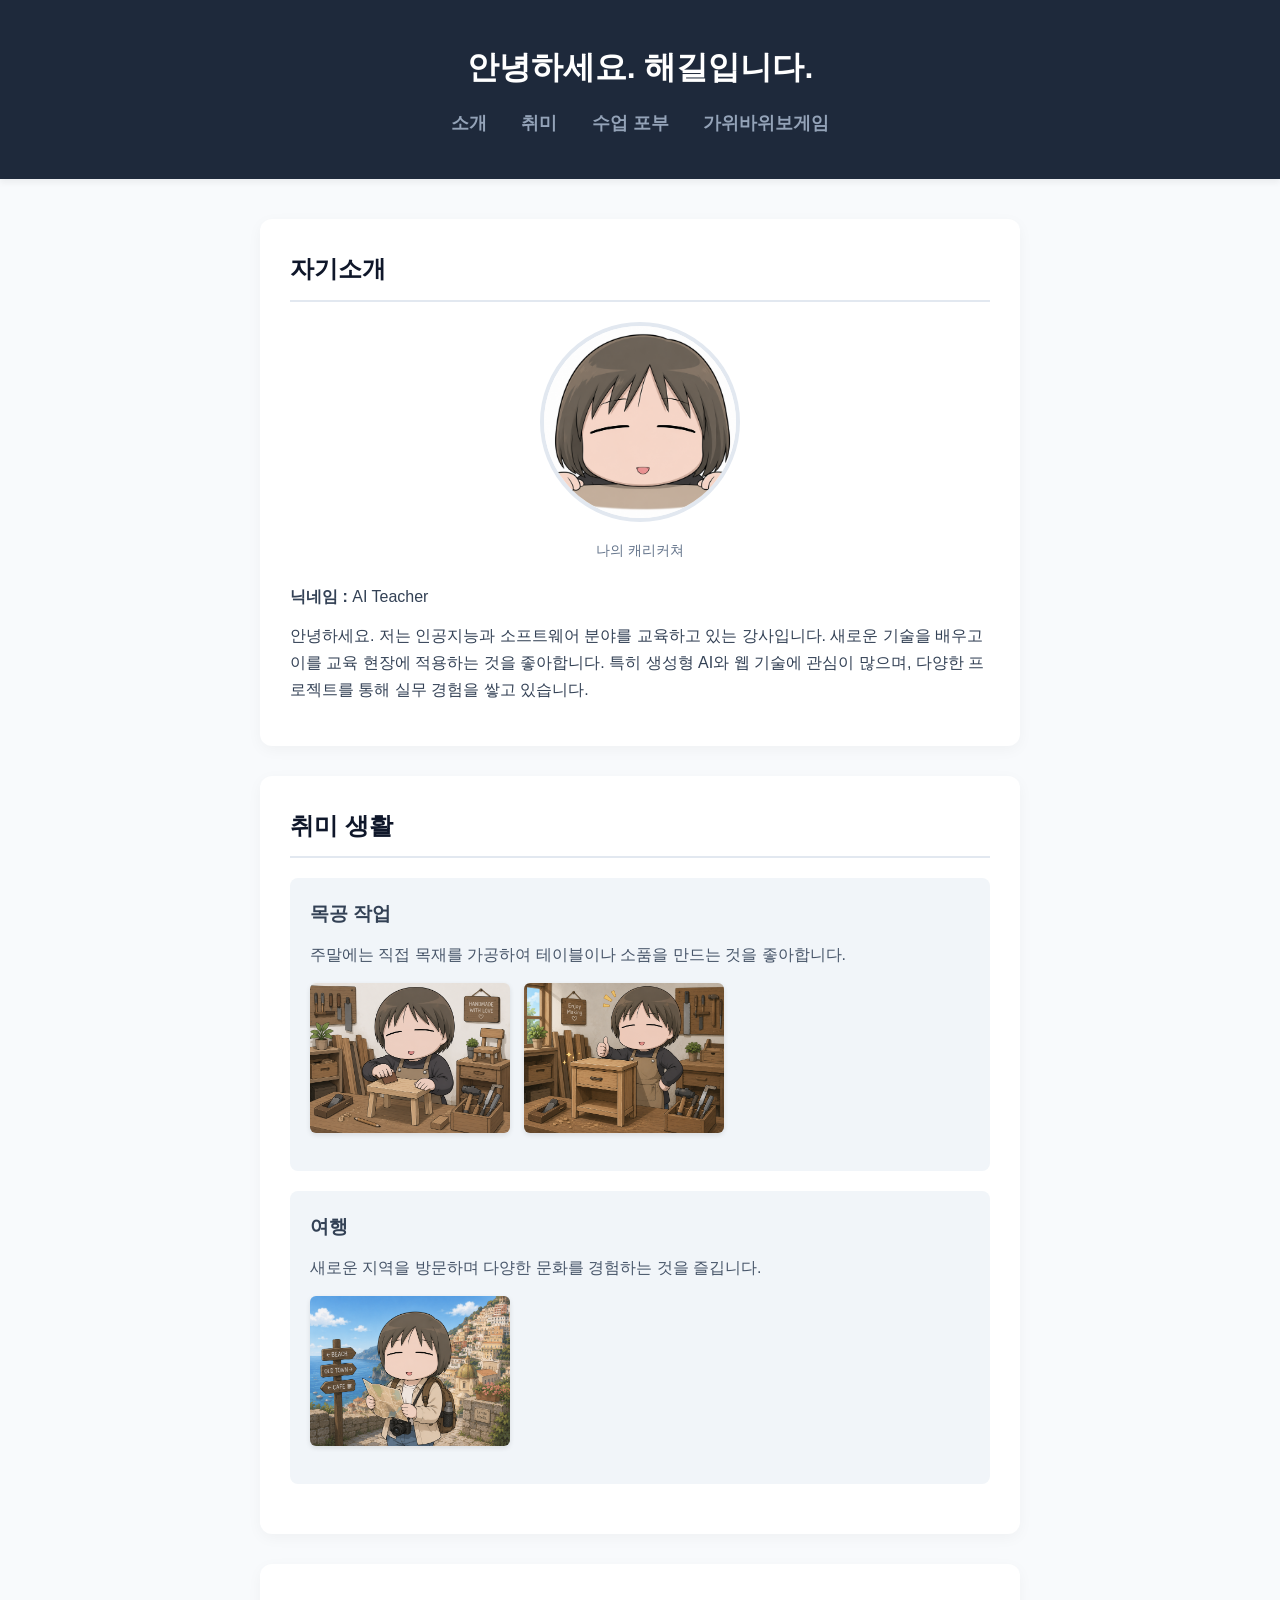
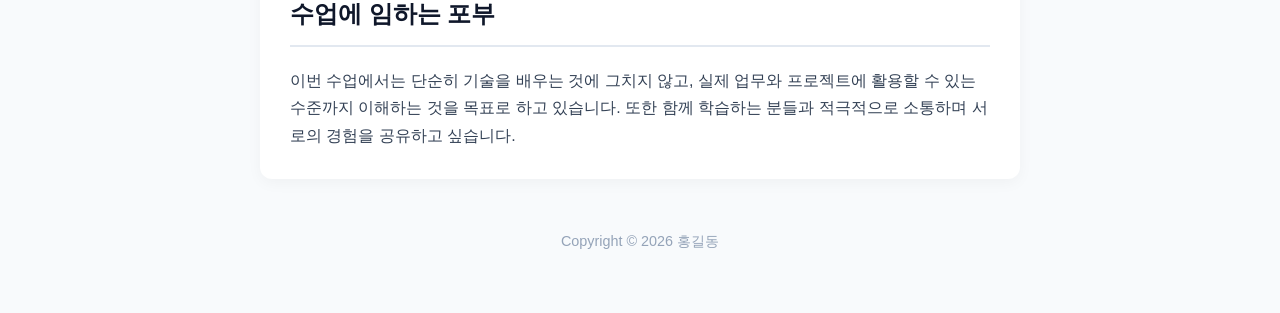
<file: index.html>
<!DOCTYPE html>
<html lang="ko">
<head>
    <meta charset="UTF-8">
    <title>자기소개 페이지</title>
    <style>
        /* 1. 전체 기본 스타일 및 초기화 */
        * {
            margin: 0;
            padding: 0;
            box-sizing: border-box;
            font-family: 'Malgun Gothic', sans-serif;
        }

        body {
            background-color: #f8fafc; /* 부드러운 배경색 */
            color: #334155;            /* 눈이 편안한 다크 그레이 */
            line-height: 1.7;
            padding-bottom: 60px;
        }

        /* 2. 헤더 및 네비게이션 디자인 */
        header {
            background-color: #1e293b; /* 딥 네이비 */
            color: #ffffff;
            text-align: center;
            padding: 40px 20px;
            box-shadow: 0 4px 6px rgba(0, 0, 0, 0.05);
        }

        header h1 {
            font-size: 2rem;
            margin-bottom: 15px;
            font-weight: 700;
        }

        nav {
            margin-top: 10px;
        }

        /* 링크(메뉴) 스타일 */
        nav a {
            color: #94a3b8;
            text-decoration: none;
            margin: 0 15px;
            font-size: 1.1rem;
            font-weight: bold;
            transition: color 0.3s ease;
        }
        
        nav a:hover {
            color: #38bdf8; /* 마우스 올리면 시원한 하늘색 */
        }
        
        nav a:active {
            color: #38bdf8;
            font-weight: 900;
        }

        /* 3. 메인 콘텐츠 레이아웃 (중앙 정렬 및 카드 스타일) */
        main {
            max-width: 800px;
            margin: 40px auto;
            padding: 0 20px;
        }

        section {
            background-color: #ffffff;
            border-radius: 12px;
            padding: 30px;
            margin-bottom: 30px;
            box-shadow: 0 4px 15px rgba(0, 0, 0, 0.04); /* 은은한 그림자 */
        }

        section h2 {
            color: #0f172a;
            border-bottom: 2px solid #e2e8f0;
            padding-bottom: 10px;
            margin-bottom: 20px;
            font-size: 1.5rem;
        }

        /* 4. 자기소개 섹션 디테일 */
        #intro figure {
            text-align: center;
            margin-bottom: 20px;
        }

        #intro img {
            border-radius: 50%; /* 프로필 사진을 동그랗게 */
            border: 4px solid #e2e8f0;
            object-fit: cover;
        }

        #intro figcaption {
            font-size: 0.9rem;
            color: #64748b;
            margin-top: 8px;
        }

        #intro p {
            margin-bottom: 12px;
        }

        /* 5. 취미 생활 섹션 디테일 */
        article {
            background-color: #f1f5f9; /* 내부 박스 구분 */
            border-radius: 8px;
            padding: 20px;
            margin-bottom: 20px;
        }

        article h3 {
            color: #334155;
            margin-bottom: 10px;
            font-size: 1.2rem;
        }

        article p {
            margin-bottom: 15px;
            color: #475569;
        }

        /* 취미 이미지 정렬 */
        article img {
            border-radius: 6px;
            margin-right: 10px;
            margin-bottom: 10px;
            box-shadow: 0 2px 5px rgba(0,0,0,0.1);
            transition: transform 0.2s ease;
        }

        /* 이미지에 마우스 올리면 살짝 커지는 효과 */
        article img:hover {
            transform: scale(1.03);
        }

        /* 6. 푸터 디자인 */
        footer {
            text-align: center;
            color: #94a3b8;
            font-size: 0.9rem;
            margin-top: 50px;
        }
    </style>
</head>
<body>

    <header>
        <h1>안녕하세요. 해길입니다.</h1>
        <nav>
            <a href="#intro">소개</a>
            <a href="#hobby">취미</a>
            <a href="#goal">수업 포부</a>
            <a href="./가위바위보게임.html" target="_blank">가위바위보게임</a>            
        </nav>
    </header>

    <main>

        <section id="intro">
            <h2>자기소개</h2>

            <figure>
                <img src="images/profile.png" alt="캐리커쳐 사진" width="200" height="200">
                <figcaption>나의 캐리커쳐</figcaption>
            </figure>

            <p><strong>닉네임 :</strong> AI Teacher</p>

            <p>
                안녕하세요. 저는 인공지능과 소프트웨어 분야를 교육하고 있는 강사입니다.
                새로운 기술을 배우고 이를 교육 현장에 적용하는 것을 좋아합니다.
                특히 생성형 AI와 웹 기술에 관심이 많으며, 다양한 프로젝트를 통해
                실무 경험을 쌓고 있습니다.
            </p>
        </section>

        <section id="hobby">
            <h2>취미 생활</h2>

            <article>
                <h3>목공 작업</h3>
                <p>
                    주말에는 직접 목재를 가공하여 테이블이나 소품을 만드는 것을 좋아합니다.
                </p>
                <img src="images/ezu_목공01.png" alt="목공 사진1" width="200">
                <img src="images/ezu_목공02.png" alt="목공 사진2" width="200">
            </article>

            <article>
                <h3>여행</h3>
                <p>
                    새로운 지역을 방문하며 다양한 문화를 경험하는 것을 즐깁니다.
                </p>
                <img src="images/ezu_여행.png" alt="여행 사진1" width="200">
            </article>
        </section>

        <section id="goal">
            <h2>수업에 임하는 포부</h2>

            <p>
                이번 수업에서는 단순히 기술을 배우는 것에 그치지 않고,
                실제 업무와 프로젝트에 활용할 수 있는 수준까지 이해하는 것을 목표로 하고 있습니다.
                또한 함께 학습하는 분들과 적극적으로 소통하며 서로의 경험을 공유하고 싶습니다.
            </p>
        </section>

    </main>

    <footer>
        <p>Copyright © 2026 홍길동</p>
    </footer>

</body>
</html>
</file>
